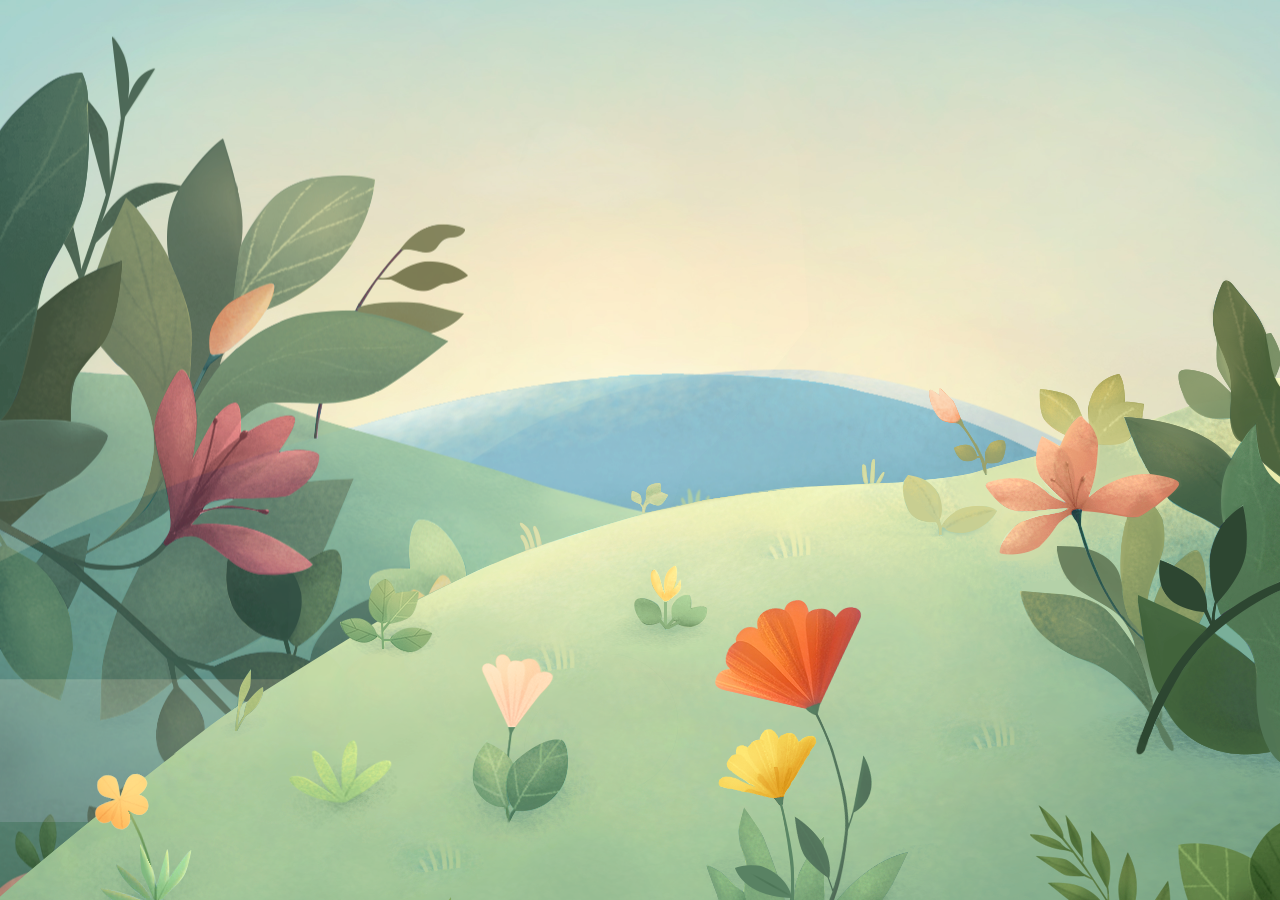
<file: Timelines/practice/index.html>
<!DOCTYPE html>
<html lang="ko">
<head>
    <meta charset="UTF-8">
    <title>Title</title>
    <link rel="stylesheet" href="css/reset.css">
    
    <link rel="stylesheet" href="css/style.css">

    

</head>


<body>


<section id="oneScroll" class="page-1">


    <div id="page-1" class="page on">
        <div class="bg"><img src="images/story/top/sky.jpg" alt=""/></div>
        <div class="cloud-big"><img src="images/story/top/cloud01.png" alt=""></div>
        <div class="cloud-small"><img src="images/story/top/cloud02.png" alt=""></div>
        <div class="flower_left"><img src="images/story/top/flower_left.png" alt=""></div>
        <div class="flower_right"><img src="images/story/top/flower_right.png" alt=""></div>
        <div class="bug"><img src="images/story/top/bug.png" alt=""></div>
        <div class="blue02"><img src="images/story/top/blue02.png" alt=""></div>
        <div class="blue01"><img src="images/story/top/blue01.png" alt=""></div>
        <div class="green_left"><img src="images/story/top/green_left.png" alt=""></div>
        <div class="cat"><img src="images/story/top/cat.png" alt=""></div>
        <div class="grass01"><img src="images/story/top/grass01.png" alt=""></div>
        <div class="grass02"><img src="images/story/top/grass02.png" alt=""></div>
        <div class="green_right"><img src="images/story/top/green_right.png" alt=""></div>
        
        <div class="main_title">
            <h2 class="text"><img src="images/story/top/title_main.png" alt=""/></h2>
            <div class="explore"><img src="images/story/top/explore.png" alt=""></div>
        </div>
    </div>



</section>


<script src="https://cdnjs.cloudflare.com/ajax/libs/gsap/3.10.4/gsap.min.js"></script>

<!-- <script src="js/main-complete.js"></script> -->
<script src="js/main-start.js"></script>


</body>

</html>
</file>
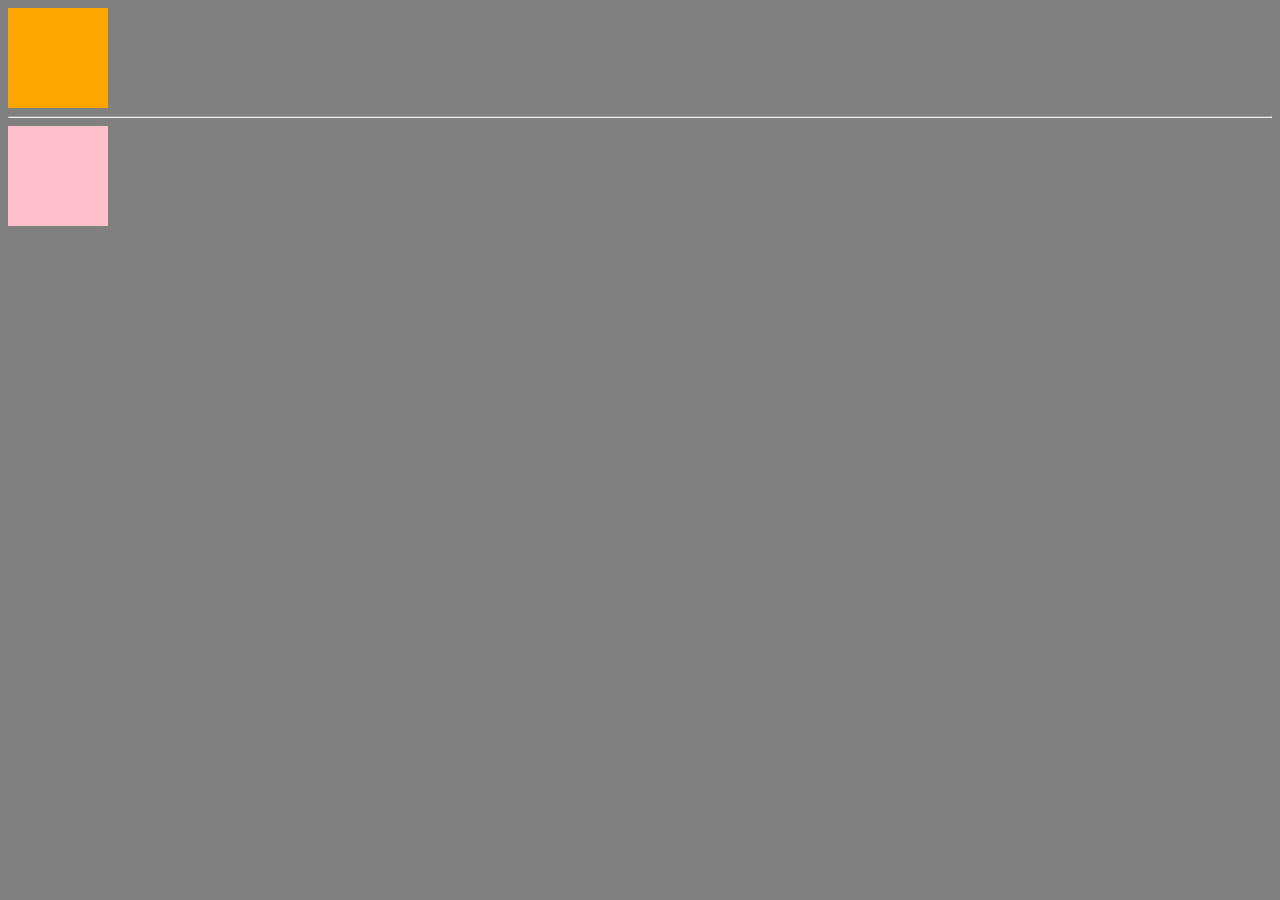
<file: basic/basic.html>
<!DOCTYPE html>
<html lang="ko">
<head>
    <meta charset="UTF-8">
    <meta name="viewport" content="width=device-width, initial-scale=1.0">
    <title>GSAP PART1</title>
    <style>
        body{
            background: gray;
        }
        .orange, .pink{
            width: 100px;
            height: 100px;
            background: orange;
        }
        .pink {background: pink;}
    </style>
    <script src="https://cdnjs.cloudflare.com/ajax/libs/gsap/3.12.4/gsap.min.js"></script>
</head>
<body>
    <div class="orange"></div>
    <hr>
    <div class="pink"></div>
    <script>
        /**
         * rotation 회전
         * duartion 재생시간
         * ★ percent를 사용하려면 x: '300%'보다는 xPercent: 300을 권장함
         **/
        // gsap.fromTo('.orange',
        //     {x: 300, y: 300, scale: 3, rotation: 360, duration: 3, backgroundColor: 'pink'},
        //     {x: 100, y: 100, scale: 0.5, rotation: 0, duration: 5, backgroundColor: 'blue'},
        // )

        /**
         * delay 지연시간
         * repeat 몇 번 반복할지 <-1로 할 경우 무한 반복>
         * repeatDelay repeat할 때 지연시간
         * yoyo: true로 설정 시 애니메이션이 앞 뒤로 재생
         **/
        // gsap.to('.orange', {x: 300, repeat: -1, repeatDelay: 1, yoyo: true})

        /**
         * ease 애니메이션이 재생될 때 변경 속도 제어
         * ease: "bounce"
         * https://gsap.com/docs/v3/Eases/
         **/
        // gsap.to('.orange', {duration: 3, x: 600});
        // gsap.to('.pink', {duration: 3, x: 600, ease: "power3.inOut"}); // 문자열 대신 Power3.easeInOut
    </script>
</body>
</html>
</file>
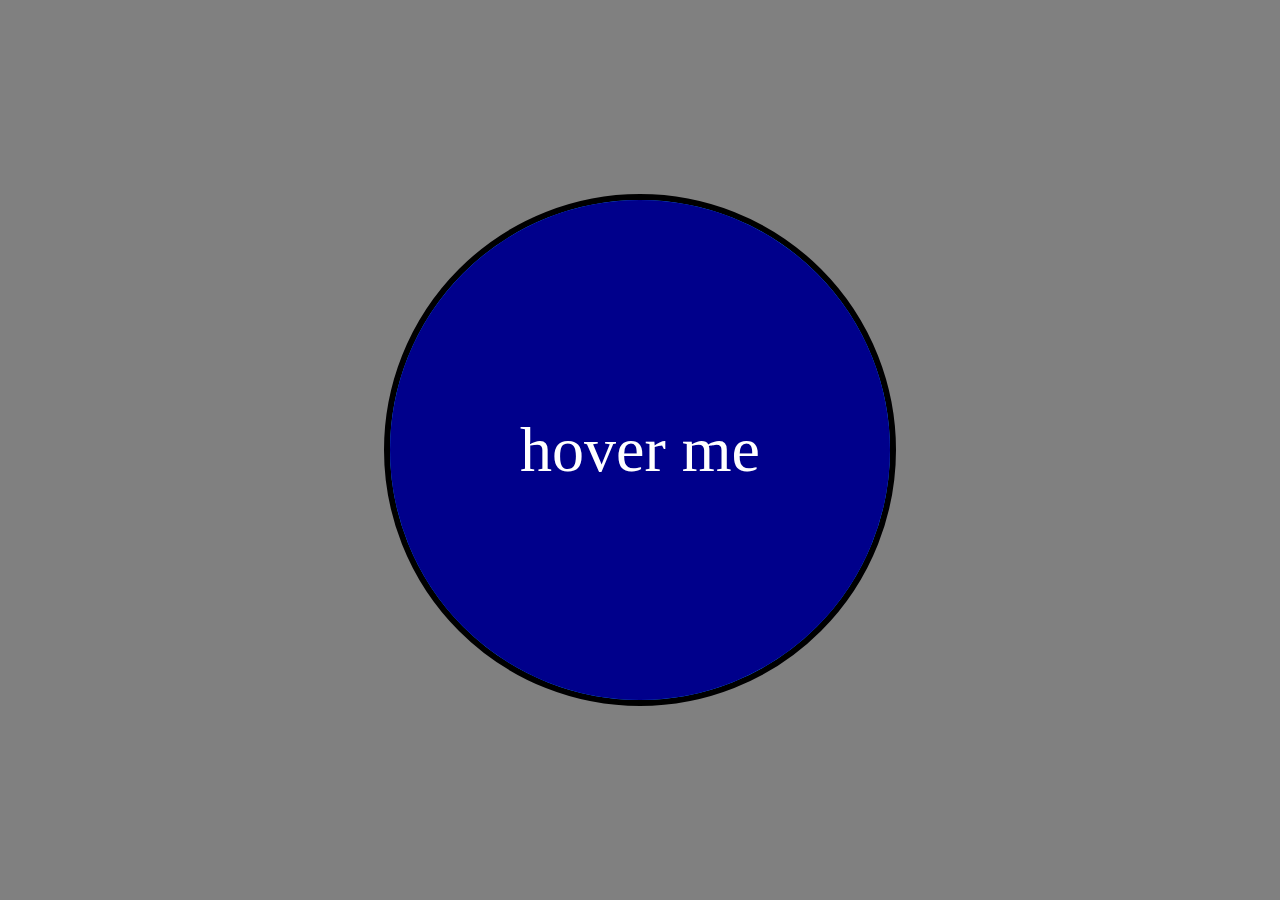
<file: basic/basic_fromBug.html>
<!DOCTYPE html>
<html lang="ko">
<head>
    <meta charset="UTF-8">
    <meta name="viewport" content="width=device-width, initial-scale=1.0">
    <style>
        body{
            background: gray;
        }
        .circle{
            position: absolute;
            left: 50%;
            top: 50%;
            transform: translate(-50%,-50%);
            width: 40vw;
            height: 40vw;
            border-radius: 50%;
            background: dodgerblue;
            display: flex;
            justify-content: center;
            align-items: center;
            box-sizing: border-box;
            border: 6px solid black;
            overflow: hidden;
        }
        .bg{
            position: absolute;
            left: 50%;
            top: 50%;
            transform: translate(-50%,-50%);
            width: 40vw;
            height: 40vw;
            border-radius: 50%;
            background: darkblue;
        }
        .circle span{
            color: #fff;
            font-size: 5vw;
            position:relative;
            z-index: 100;
        }
    </style>
    <title>GSAP PART1</title>
    <script src="https://cdnjs.cloudflare.com/ajax/libs/gsap/3.12.4/gsap.min.js"></script>
</head>
<body>
    <div class="circle">
        <div class="bg"></div>
        <span>hover me</span>
    </div>
    <script>
        /**
         * from의 문제점
         * 아래 스크립트를 실행했을 때 마우스를 빠르게 hover할 경우 원의 크기가 작아짐 =>
         * from이 초기값을 점점 작아지는 값으로 인식하는 버그 발생 => fromTo를 사용
         * https://gsap.com/docs/v3/GSAP/gsap.getProperty()/
         **/
        const circle = document.querySelector(".circle")
        const bg = document.querySelector(".bg")

        // getProperty 해당 아이템의 값을 확인 할 수 있는 기능 
        let getter = gsap.getProperty(bg);
        let x = getter('width', 'vw')

        console.log(x)

        circle.addEventListener('mouseenter', () => {
            gsap.fromTo(bg, {scale: 0}, {scale: 1});
        })

    </script>
</body>
</html>
</file>
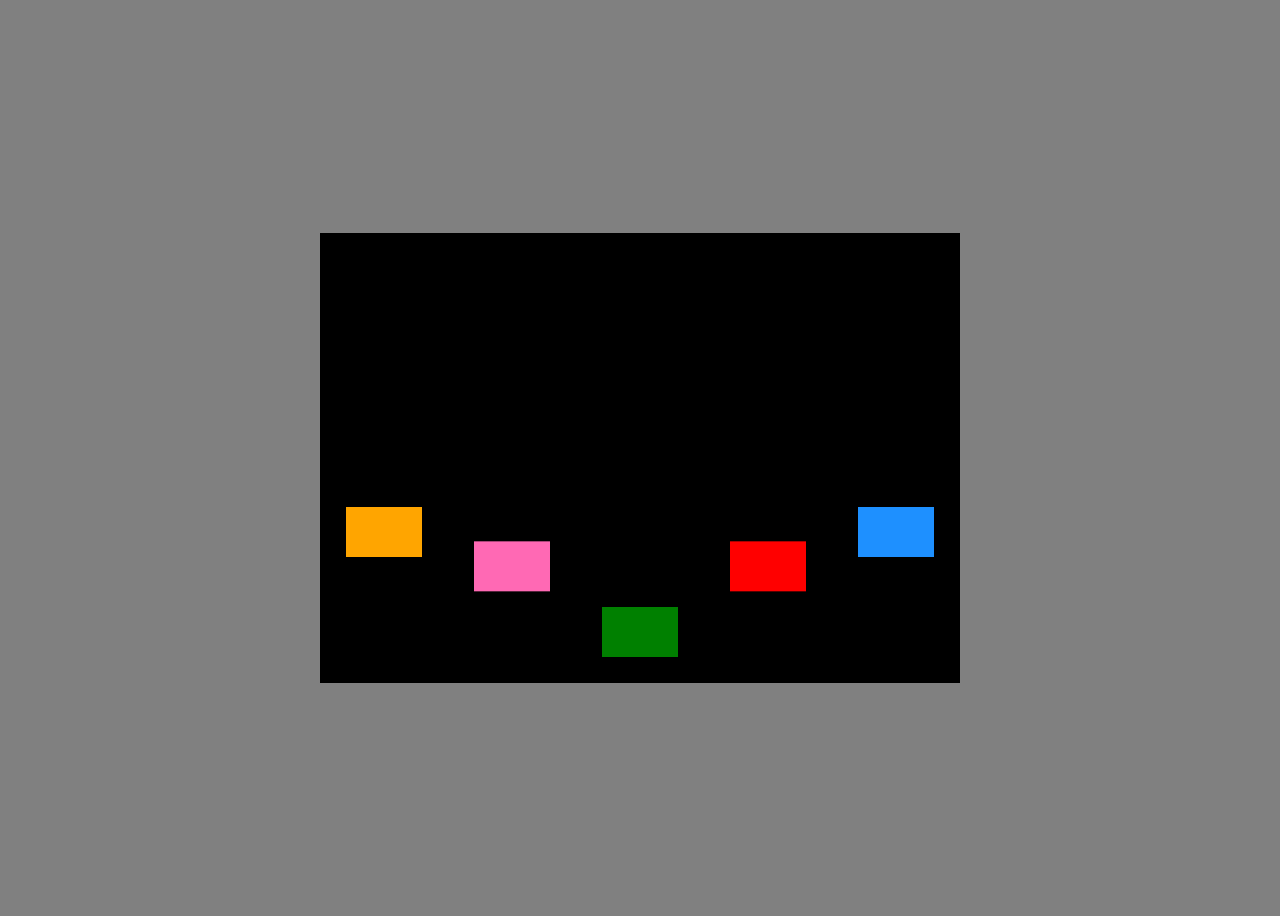
<file: basic/basic_stagger.html>
<!DOCTYPE html>
<html lang="ko">
<head>
    <meta charset="UTF-8">
    <meta name="viewport" content="width=device-width, initial-scale=1.0">
    <title>GSAP PART1</title>
    <style>
        body{
            background: gray;
            display:flex;
            justify-content: center;
            align-items: center;
            height:100vh;
        }
        .stage{
            width: 50vw;
            height: 50vh;
            display:flex;
            justify-content: space-between;
            align-items: flex-end;
            background: black;
        }
        .box{
            width: 100px;
            min-width:30px;
            height: 50px;
            margin: 2vw;
        }
        .orange{ 
            background: orange;
        }
        .pink{
            background: hotpink;
        }
        .green{
            background: green;
        }
        .red{
            background: red;
        }
        .blue{
            background: dodgerblue;
        }
    </style>
    <script src="https://cdnjs.cloudflare.com/ajax/libs/gsap/3.12.4/gsap.min.js"></script>
</head>
<body>
    <div class="stage">
        <div class="orange box"></div>
        <div class="pink box"></div>
        <div class="green box"></div>
        <div class="red box"></div>
        <div class="blue box"></div>
    </div>
    <script>

        /**
         * stagger 단일 트윈에서 여러 대상의 시작 시간을 오프셋 설정
         **/
        gsap.to('.stage .box', {y: -100, stagger: {
            // each: 0.2    각각 .2초씩 delay
            amount: 1,     // 모든 애니메이션이 1초안에 stagger실행
            from: "edges"
            /**
             * end: 뒤에서부터 실행
             * center: 가운데에서부터 실행
             * edges: 양 옆에서부터 실행
             **/
        }})
    </script>
</body>
</html>
</file>
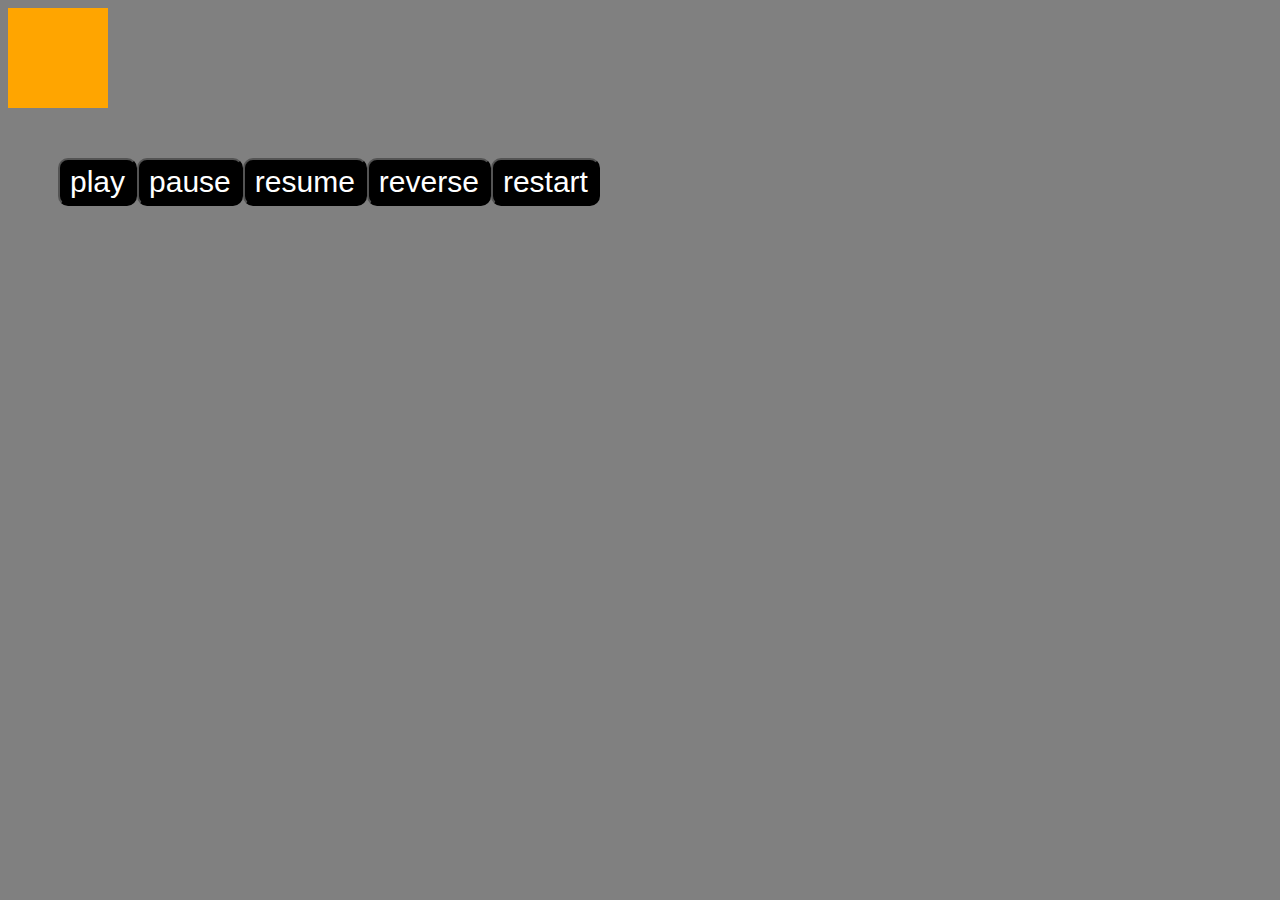
<file: basic/basic_tweenControl.html>
<!DOCTYPE html>
<html lang="ko">
<head>
    <meta charset="UTF-8">
    <meta name="viewport" content="width=device-width, initial-scale=1.0">
    <title>GSAP PART1</title>
    <style>
        body{
            background: gray;
        }
        .orange{
            width: 100px;
            height: 100px;
            background: orange;
        }
        #controller{
            display:flex;
            margin: 50px;
        }
        #controller > button{
            background: black;
            padding: 5px 10px;
            color: #fff;
            font-size: 30px;
            border-radius: 10px;
            cursor:pointer;
        }
        #controller button:focus {
            outline:none;
            background: white;
            color: black;
        }
    </style>
    <script src="https://cdnjs.cloudflare.com/ajax/libs/gsap/3.12.4/gsap.min.js"></script>
</head>
<body>
    <div class="orange"></div>
    <div id="controller">
        <button class="play">play</button>
        <button class="pause">pause</button>    
        <button class="resume">resume</button>    
        <button class="reverse">reverse</button>
        <button class="restart">restart</button>
    </div>
    <script>
        document.addEventListener('click', function (event) {
        if (event.target.matches('button')) {
            event.target.focus()
        }
            
        })  
        let tween = gsap.to('.orange', {x: 500, duration: 5, paused: true});
        
        document.querySelector('.play').addEventListener('click', () => {tween.play()})
        document.querySelector('.pause').addEventListener('click', () => {tween.pause()})
        document.querySelector('.resume').addEventListener('click', () => {tween.resume()})
        document.querySelector('.reverse').addEventListener('click', () => {tween.reverse()})
        document.querySelector('.restart').addEventListener('click', () => {tween.restart()})
    </script>
</body>
</html>
</file>
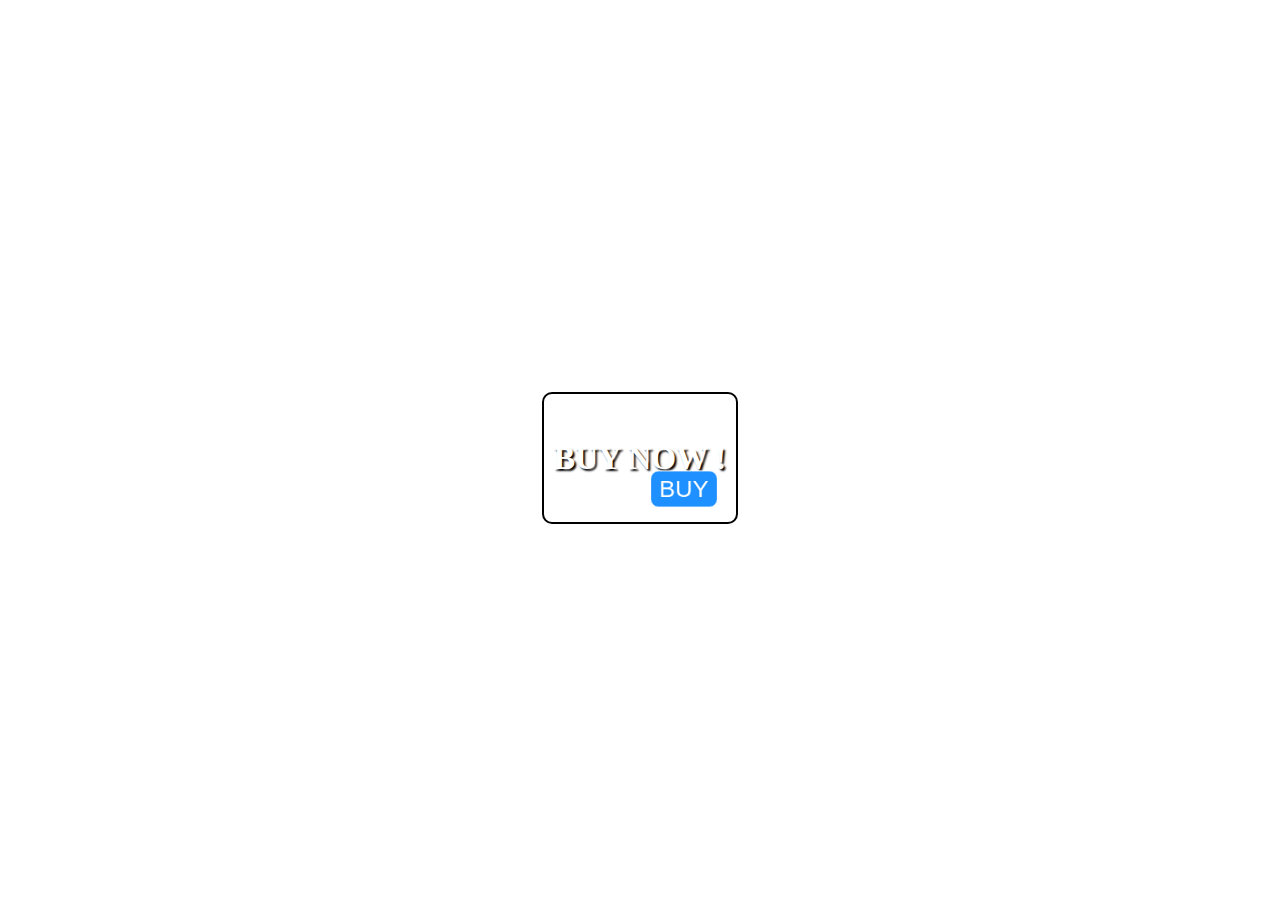
<file: button/hoverPulse.html>
<!DOCTYPE html>
<html lang="ko">
<head>
    <meta charset="UTF-8">
    <meta name="viewport" content="width=device-width, initial-scale=1.0">
    <title>GSAP PART1</title>
    <style>
        body{
            height: 100vh;
            display:flex;
            justify-content: center;
            align-items: center;
        }
        .card{
            width: 15vw;
            height: 10vw;
            border: 2px solid black;
            border-radius: 10px;
            position: relative;
            background: url(https://picsum.photos/500/500) center no-repeat;
            background-size:cover;
            display:flex;
            justify-content: center;
            align-items: center;
        }
        h1{
            color: white;
            text-shadow: 2px 2px 2px #000;
        }
        .card > button{
            font-size:30px;
            background: dodgerblue;
            padding: 5px 10px;
            border-radius: 10px;
            color: white;
            position: absolute;
            right: 10px;
            bottom: 10px;
            border: 1px solid #fff;
            transform: scale(0.8);
            will-change: transform;
        }
    </style>
    <script src="https://cdnjs.cloudflare.com/ajax/libs/gsap/3.12.4/gsap.min.js"></script>
</head>
<body>
    <div class="card">
        <h1>BUY NOW ! </h1>
        <button class="button">BUY</button>
    </div>
    <script>
        const button = document.querySelector('.button');

        let pulse = gsap.to(button, {scale: 1, duration: .4, repeat: -1, yoyo: true, paused: true});

        button.addEventListener('mouseenter', () => { pulse.restart(); })
        button.addEventListener('mouseleave', () => { 
            pulse.pause();
            gsap.to(button, {scale: .8, duration: .4});
        })
    </script>
</body>
</html>
</file>
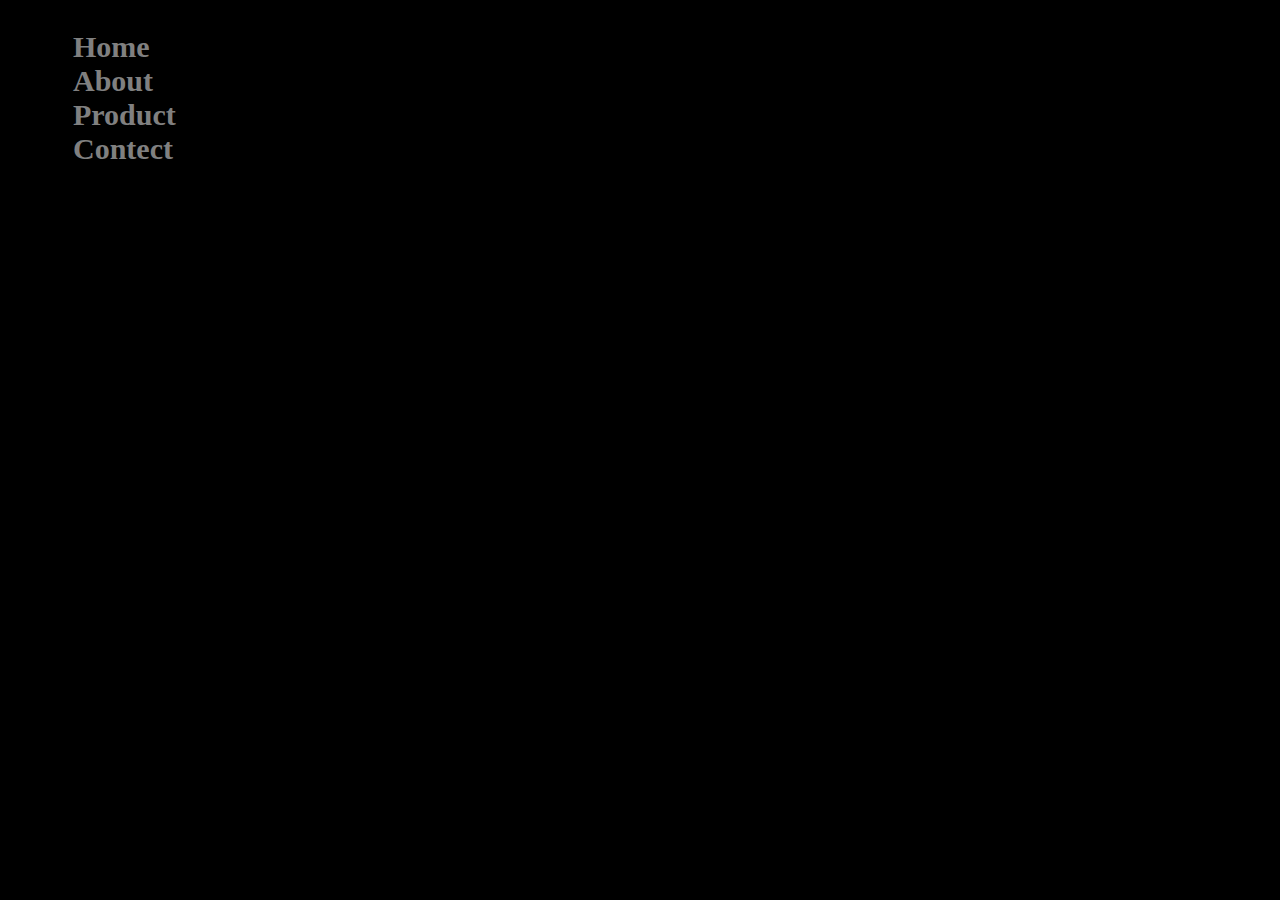
<file: button/menu.html>
<!DOCTYPE html>
<html lang="ko">
<head>
    <meta charset="UTF-8">
    <meta name="viewport" content="width=device-width, initial-scale=1.0">
    <title>GSAP PART1</title>
    <style>
        body{
            background: black;
            font-weight: bold;
        }
        ul{
            font-size: 30px;
            color: gray;
        }
        li{
            display: flex;
            align-items: center;
            cursor: pointer;
        }
        .dash{
            width: 15px;
            height: 4px;
            background: #3e3e3e;
            margin-right: 10px;
            opacity:0;
        }
    </style>
    <script src="https://cdnjs.cloudflare.com/ajax/libs/gsap/3.12.4/gsap.min.js"></script>
</head>
<body>
    <ul>
        <li class="item">
            <div class="dash"></div>
            <div class="text">Home</div>
        </li>
        <li class="item">
            <div class="dash"></div>
            <div class="text">About</div>
        </li>
        <li class="item">
            <div class="dash"></div>
            <div class="text">Product</div>
        </li>
        <li class="item">
            <div class="dash"></div>
            <div class="text">Contect</div>
        </li>
    </ul>
    <script>
        const items = document.querySelectorAll('.item');
        
        // gsap의 모든 tween의 default값을 설정해주는 메서드
        gsap.defaults({duration: 0.3})

        items.forEach((elem) => {
            const tl = gsap.timeline({paused: true});
            tl.to(elem.querySelector('.dash'), {opacity: 1, x: -5, backgroundColor: 'yellow'})
              .to(elem.querySelector('.text'), {x:5, color: '#fff'}, '<');
            elem.addEventListener('mouseenter', () => { tl.play() });
            elem.addEventListener('mouseleave', () => { tl.reverse() });
        })
    </script>
</body>
</html>
</file>
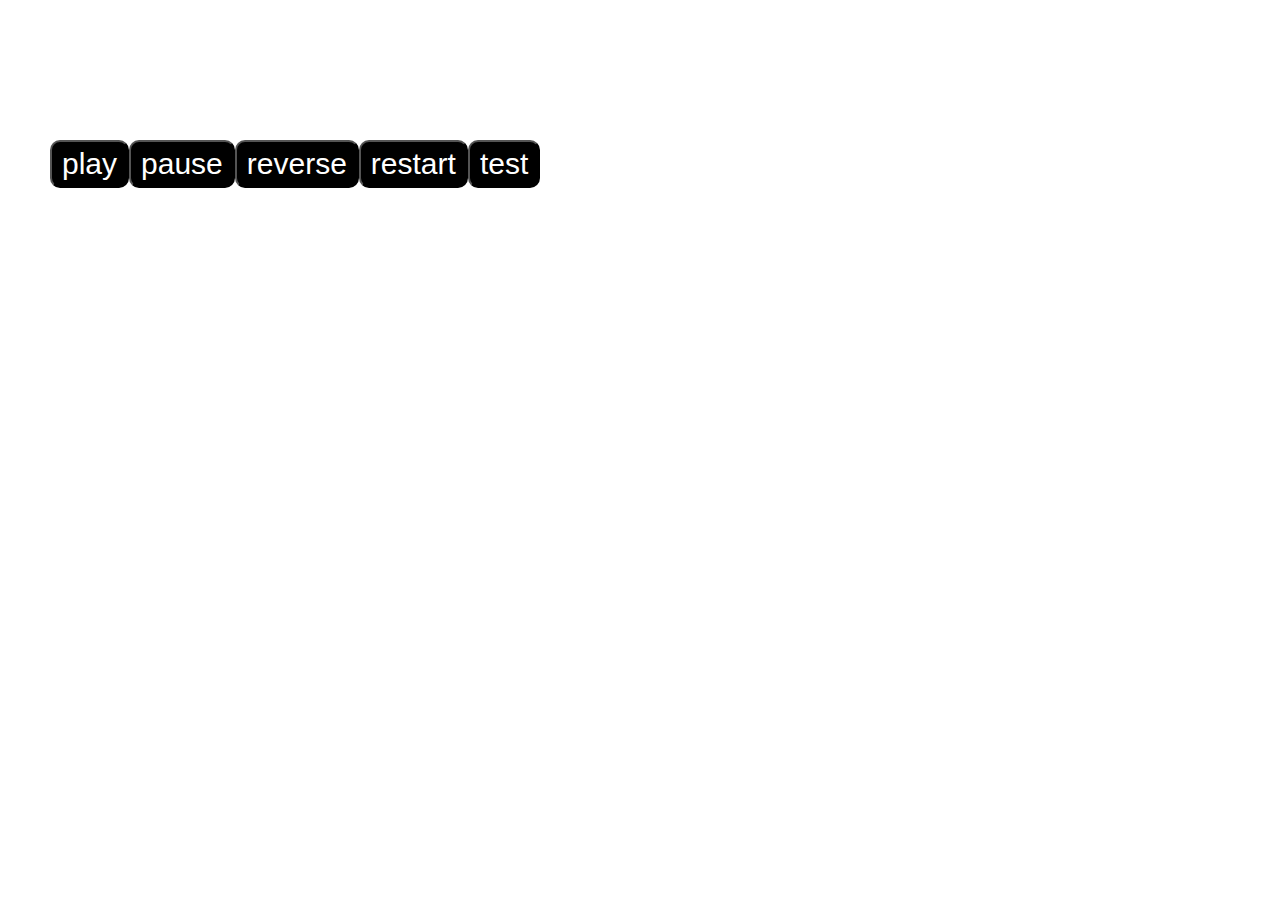
<file: Timelines/definition.html>
<!DOCTYPE html>
<html lang="ko">
<head>
    <meta charset="UTF-8">
    <meta name="viewport" content="width=device-width, initial-scale=1.0">
    <title>GSAP PART1</title>
    <style>
        body{
            display:flex;
            justify-content: center;
        }
        svg{
            transform:scale(0.6)
        }
        #controller{
          display:flex;
          margin: 50px;
          position: absolute;
          left: 0;
          top:10vh;
        }
        #controller > button{
          background: black;
          padding: 5px 10px;
          color: #fff;
          font-size: 30px;
          border-radius: 10px;
          cursor:pointer;
        }
        #controller button:focus {
          outline:none;
          background: white;
          color: black;
        }
    </style>
    <script src="https://cdnjs.cloudflare.com/ajax/libs/gsap/3.12.4/gsap.min.js"></script>
</head>
<body>
  <svg xmlns="http://www.w3.org/2000/svg" data-name="Layer 1" width="887.77227" height="772.83071" viewBox="0 0 887.77227 772.83071" xmlns:xlink="http://www.w3.org/1999/xlink">
      <g class="land">
        <polygon points="887.772 763.25 252.263 772.831 0 728.121 393.817 728.121 887.772 763.25" fill="#e6e6e6"/>
      </g>
      <g class="sun">
        <circle cx="731.82227" cy="101.66024" r="101.66024" fill="#ff6584"/>
      </g>
      <g class="gress">
        <path d="M335.9542,797.01953s1.487-31.15875,31.97119-27.537" transform="translate(-156.11386 -63.58465)" fill="#3f3d56"/>
        <circle cx="171.2269" cy="688.52637" r="15.25711" fill="#6c63ff"/>
        <rect x="168.74434" y="714.21843" width="4.30672" height="30.14703" fill="#3f3d56"/>
      </g>
      <g class="gress">
        <path d="M838.40061,802.34205s1.487-31.15874,31.97119-27.537" transform="translate(-156.11386 -63.58465)" fill="#3f3d56"/>
        <circle cx="673.67331" cy="693.8489" r="15.25711" fill="#6c63ff"/>
        <rect x="671.19075" y="719.54095" width="4.30672" height="30.14703" fill="#3f3d56"/>
      </g>
      <g class="gress">
        <path d="M911.85146,807.66458s1.487-31.15874,31.9712-27.537" transform="translate(-156.11386 -63.58465)" fill="#3f3d56"/>
        <circle cx="747.12416" cy="699.17142" r="15.25711" fill="#6c63ff"/>
        <rect x="744.64161" y="724.86348" width="4.30672" height="30.14703" fill="#3f3d56"/>
      </g>
      <g class="gress">
        <path d="M456.24328,782.11645s1.487-31.15874,31.97119-27.53695" transform="translate(-156.11386 -63.58465)" fill="#3f3d56"/>
        <circle cx="291.51598" cy="673.6233" r="15.25711" fill="#6c63ff"/>
        <rect x="289.03342" y="699.31536" width="4.30672" height="30.14703" fill="#3f3d56"/>
      </g>
      <g class="gress">
        <path d="M229.50369,787.439s1.487-31.15874,31.97119-27.537" transform="translate(-156.11386 -63.58465)" fill="#3f3d56"/>
        <circle cx="64.77639" cy="678.94583" r="15.25711" fill="#6c63ff"/>
        <rect x="62.29383" y="704.63788" width="4.30672" height="30.14703" fill="#3f3d56"/>
      </g>
      <g class="bird">
        <circle cx="442.27688" cy="503.48191" r="166.22823" fill="#3f3d56"/>
      <path d="M493.73979,580.41025a43.98767,43.98767,0,0,1,67.51907,0,48.89067,48.89067,0,1,0-67.51907,0Z" transform="translate(-156.11386 -63.58465)" fill="#fff"/>
      <path d="M625.74457,580.41025a43.98759,43.98759,0,0,1,67.519,0,48.89064,48.89064,0,1,0-67.519,0Z" transform="translate(-156.11386 -63.58465)" fill="#fff"/>
      <circle class="eye-left" cx="354.70738" cy="464.81392" r="16.81788" fill="#3f3d56"/>
      <circle class="eye-right" cx="486.70738" cy="464.81392" r="16.81788" fill="#3f3d56"/>
      <circle cx="322.49478" cy="545.03897" r="19.55626" fill="#ff6584"/>
      <circle cx="547.39179" cy="545.03897" r="19.55626" fill="#ff6584"/>
      <polygon class="mouse" points="434.943 505.926 420.276 569.484 444.721 545.039 434.943 505.926" fill="#ff6584"/>
      <polygon points="510.307 750.38 493.655 736.404 494.043 750.38 488.871 750.38 488.458 735.602 465.975 750.38 456.563 750.38 488.29 729.526 487.061 685.737 486.143 652.666 491.302 652.524 492.233 685.737 493.461 729.487 518.348 750.38 510.307 750.38" fill="#3f3d56"/>
      <polygon points="432.076 750.38 415.424 736.404 415.812 750.38 410.654 750.38 410.24 735.602 387.757 750.38 378.345 750.38 410.059 729.526 408.831 685.737 407.913 652.666 413.084 652.524 414.015 685.737 415.23 729.487 440.118 750.38 432.076 750.38" fill="#3f3d56"/>
      <path d="M600.83528,388.61566c-4.56112,0-8.58481,3.543-11.27493,8.985-2.37112-8.18315-7.3527-13.874-13.1704-13.874a8.84714,8.84714,0,0,0-1.17422.19724c-2.23625-8.737-7.43356-14.86444-13.493-14.86444-8.1005,0-14.6672,10.9446-14.6672,24.44533s6.5667,24.44533,14.6672,24.44533a8.84716,8.84716,0,0,0,1.17422-.19725c2.23625,8.737,7.43356,14.86444,13.493,14.86444,4.56112,0,8.58481-3.543,11.27493-8.985,2.37113,8.18316,7.3527,13.874,13.1704,13.874,8.1005,0,14.6672-10.9446,14.6672-24.44533S608.93578,388.61566,600.83528,388.61566Z" transform="translate(-156.11386 -63.58465)" fill="#3f3d56"/>
      <path d="M393.47351,507.83307h0a48.89061,48.89061,0,0,1,48.89061,48.89061v24.44543a48.89061,48.89061,0,0,1-48.89061,48.89061h0a0,0,0,0,1,0,0V507.83307A0,0,0,0,1,393.47351,507.83307Z" transform="translate(679.72382 1074.30814) rotate(180)" fill="#6c63ff"/>
      <path d="M598.30346,444.24843h0A48.89061,48.89061,0,0,1,647.19412,493.139v24.44543a48.89061,48.89061,0,0,1-48.89061,48.89061h0a0,0,0,0,1,0,0V444.24843A0,0,0,0,1,598.30346,444.24843Z" fill="#6c63ff"/>
      <path d="M780.03662,560.56514H772.2795c0-98.37742-80.03569-178.41374-178.41374-178.41374-98.37742,0-178.41374,80.03632-178.41374,178.41374H407.6949c0-102.655,83.51592-186.17086,186.17086-186.17086C696.52134,374.39428,780.03662,457.91019,780.03662,560.56514Z" transform="translate(-156.11386 -63.58465)" fill="#6c63ff"/>
      </g>
      <g class="music">
        <polygon points="131.69 367.997 131.69 367.997 131.69 367.997 131.69 367.997" fill="#3f3d56"/>
      <path d="M327.66117,411.058l.00139-.0029-3.64431-1.51771-15.37654-6.50027-5.51164-2.32988-.423,1.06789h0l-7.40381,18.694L316.14,429.28836l.1094.09906-1.40416,3.31082a5.86169,5.86169,0,0,0-.4899.95547c-.98358,2.48353.87418,4.95394,2.63035,5.6494s3.9773-.75381,4.96087-3.23734c.97022-2.44974.02206-5.5618-1.68937-6.31373l.00151-.0029-3.64431-1.51771-12.46676-4.84631,7.12325-17.98534-1.0558-.41806-7.12577,17.992-1.54154-.59929,7.15363-18.06223.18843.07978,14.6541,6.20232.10928.09906-1.404,3.31082a5.85137,5.85137,0,0,0-.48989.95547c-.98371,2.48353.87405,4.95394,2.63022,5.6494s3.9773-.75381,4.96087-3.23734C330.32064,414.922,329.37248,411.80993,327.66117,411.058Z" transform="translate(-156.11386 -63.58465)" fill="#3f3d56"/>
      <path d="M399.78108,456.95208c-7.564-4.32464-6.05044-13.815-6.05044-13.815-.19032-6.16526-5.284-5.29259-5.284-5.29259l-1.85385.4231a5.62911,5.62911,0,0,0-2.75664-.50981l-2.82.47452c6.42137,1.50877,5.89378,6.88051,5.89378,6.88051l.89964,6.281-16.82582-6.78775,1.93187-4.555a8.12868,8.12868,0,0,0,.68046-1.32715c1.3661-3.44946-1.21409-6.88051-3.65325-7.84645-2.43916-.96618-5.524,1.0471-6.89022,4.49643-1.34744,3.40232-.0305,7.7247,2.3464,8.769l-.002.00415,5.06157,2.10782.03769-.11936Zm-8.54443-11.036.53956,6.012a13.8665,13.8665,0,0,1-2.52575-9.20675,5.82316,5.82316,0,0,0-1.12688-3.22524A6.83065,6.83065,0,0,1,391.23665,445.91606Z" transform="translate(-156.11386 -63.58465)" fill="#3f3d56"/>
      <path d="M271.4328,368.0405l.002-.004-5.06157-2.10794-21.1545-8.22341,5.33923-4.75027a6.74419,6.74419,0,0,1,9.21683-1.5099l-1.65686-2.46248s-3.11483-4.12374-7.475.23935c0,0-5.39481,7.95307-13.86878,5.92579l28.94032,12.249.15187.13763-1.95014,4.59827a8.12429,8.12429,0,0,0-.68047,1.32715c-1.36609,3.44933,1.2141,6.88038,3.65326,7.84644s5.524-1.0471,6.89022-4.49643C275.12664,373.40733,273.8097,369.085,271.4328,368.0405Z" transform="translate(-156.11386 -63.58465)" fill="#3f3d56"/>
      <path d="M348.87976,341.126l-1.95027,4.59826a8.13218,8.13218,0,0,0-.68034,1.32715c-1.36622,3.44933,1.214,6.88039,3.65313,7.84645s5.52412-1.0471,6.89022-4.49643c1.34756-3.40232.03062-7.7247-2.34627-8.76915l.002-.004-5.06157-2.10794-17.31509-6.73091,9.89338-24.97992-1.46629-.58077-9.89716,24.98925-2.141-.83221,9.9356-25.0868.26178.11078,20.353,8.61438.152.13763L357.2127,319.76a8.13743,8.13743,0,0,0-.68034,1.32715c-1.36622,3.44946,1.214,6.88051,3.65313,7.84657s5.52412-1.0471,6.89022-4.49656c1.34756-3.40231.03062-7.72469-2.34628-8.769l.002-.00416-5.06157-2.10781L338.98511,304.812h0l-.00088-.00038-.67088-.28358-7.65513-3.23608-10.87066,27.44744,28.9402,12.249Zm-18.809-38.35074Z" transform="translate(-156.11386 -63.58465)" fill="#3f3d56"/>
      <path d="M257.16744,200.55646l.00353-.00706-8.71319-3.62856-36.41622-14.15627,9.19111-8.17728s6.11371-8.4828,15.86619-2.5991l-2.852-4.23907s-5.36217-7.09893-12.86781.41189c0,0-9.2869,13.69082-23.87434,10.201l49.81893,21.08581.26152.237-3.35707,7.91563a14.00544,14.00544,0,0,0-1.17137,2.28464c-2.35169,5.9379,2.08991,11.84429,6.28877,13.50732s9.50936-1.80256,11.86117-7.74045C263.52617,209.795,261.25917,202.35435,257.16744,200.55646Z" transform="translate(-156.11386 -63.58465)" fill="#3f3d56"/>
      <path d="M283.90741,319.4701c-18.08491-10.33993-14.46594-33.03029-14.46594-33.03029-.455-14.7407-12.63376-12.65406-12.63376-12.65406l-4.43241,1.01143a13.4583,13.4583,0,0,0-6.59088-1.219l-6.7425,1.13469c15.353,3.60738,14.09161,16.45074,14.09161,16.45074l2.15092,15.0171-40.229-16.2288,4.61893-10.89082a19.45075,19.45075,0,0,0,1.627-3.17306c3.26633-8.24724-2.90271-16.45062-8.73461-18.76034s-13.20748,2.50356-16.47381,10.75068c-3.22184,8.13468-.07322,18.46919,5.60983,20.96607l-.00479.00983,12.10177,5.03977.09011-.28534Zm-20.429-26.3861,1.29451,14.42385c-7.59564-10.08294-6.04314-22.06233-6.04314-22.06233a13.925,13.925,0,0,0-2.69425-7.71121C264.76078,282.95569,263.47837,293.084,263.47837,293.084Z" transform="translate(-156.11386 -63.58465)" fill="#3f3d56"/>
      </g>
    </svg>
    <div id="controller">
      <button class="play">play</button>
      <button class="pause">pause</button>                           
      <button class="reverse">reverse</button>
      <button class="restart">restart</button>
      <button class="test">test</button>
    </div>
    <script>
      let tl = gsap.timeline({paused: true});
      tl.from('.sun', {duration: 3, opacity: 0, x: 50, y: 50});
      tl.from('.land', {duration: 1, opacity: 0}, '-=1.5');
      // 레이블링: 특정 지점에서 재생하고 싶을 때
      tl.add('test')
      tl.from('.gress', {duration: 1, opacity: 0, y: 100, stagger: {each: .2, from: "center"}});
      tl.from('.bird', {duration: 1, opacity: 0, y: 100}, '<');
      tl.from('.music', {duration: 1, opacity: 0, x:100, y: 100}, 3);
      tl.from('.eye-left, .eye-right', {duration: 1, x: 30, repeat: -1, yoyo: true}) // 선택자 두 개를 동시에 잡을 수 있다
      tl.to('.mouse', {transformOrigin: 'center center', scaleY: .2, repeat: -1, yoyo: true}, '<')

      const hasClass = (className) => {
        return event.target.classList.contains(className);
      }
      document.addEventListener('click', function (event) {
        if (event.target.matches('button')) { event.target.focus()}
          if(hasClass('play')){ tl.play() }
          if(hasClass('pause')){ tl.pause() }
          if(hasClass('reverse')){ tl.reverse() }
          if(hasClass('restart')){ tl.restart() }
          if(hasClass('test')){ tl.play('test') }
        })
    </script>
</body>
</html>
</file>
<file: Timelines/practice/css/style.css>
#oneScroll{
    width: 100vw;
    /*height: 100vh;*/
    height: 980px;
    position: fixed;
    left: 0;
    top: 0;
    z-index: 900;
    perspective: 1000px;
}



#oneScroll .page{
    width: 2880px;
    height: 1420px;
    /*width: 150vw;*/
    /*height: 150vh;*/
    position: absolute;
    left: 50%;
    top: 50%;
    margin: -710px 0 0 -1440px;
    transform: translateZ(-500px);
    opacity: 0;
    transform-style: preserve-3d;
}



#oneScroll .page.on{
    opacity: 1;
    z-index: 10;
    transform: translateZ(0px);
}



.page .bg{
    width: 100%;
    height: 100%;
    position: absolute;
    left: 50%;
    top:0;
    Transform: translate(-50%, 0)
}




.page01 .bg img{
    width: initial;
}



.page .bg img{
    width: 100%;
}










#page-1{
    background: darkseagreen;
    z-index: 10;
}


#oneScroll #page-1{
    width: 100vw;
    height: 100vh;
    position: absolute;
    left: 0;
    top: 0;
    margin: 0;
}


#page-1 .box{
    width: 100px;
    height: 100px;
    background: #fff;
    position: absolute;
    left: 0;
    top: 0;
}


#page-1 .bg{
    position: absolute;
    left: 50%;
    top: 50%;
    Transform: translate(-50%, -50%);
}


#page-1 .cloud-big{
    position: absolute;
    right: 300px;
    top: 230px;
}


#page-1 .cloud-small{
    position: absolute;
    right: 50px;
    top: 80px;
}



#page-1 .flower_left{
    position: absolute;
    left: 0;
    top: 0;
}


#page-1 .flower_right{
    position: absolute;
    right: 0;
    top: 82px;
    transform-origin: right bottom;
    animation: flower 15s infinite alternate;
}


@keyframes flower {
    to{
        transform:rotate(5deg);
    }
}

#page-1 .bug{
    position: absolute;
    right: 380px;
    top: 230px;
}


#page-1 .blue02{
    position: absolute;
    left: 300px;
    bottom: 250px;
}


#page-1 .blue01{
    position: absolute;
    right: 0;
    bottom: 230px;
}


#page-1 .green_left{
    position: absolute;
    left: 0;
    bottom: 0;

}



#page-1 .cat{
    position: absolute;
    left: 232px;
    bottom: 384px

}


#page-1 .grass01{
    position: absolute;
    left: 162px;
    top: 430px;

}


#page-1 .grass02{
    position: absolute;
    left: 520px;
    top: 730px;
}


#page-1 .green_right{
    position: absolute;
    right: 0;
    bottom: 0;
}



#page-1 .main_title{
    position: absolute;
    top: 120px; left: 50%;
    transform: translate(-50%, 0);
    text-align: center;;
}

#page-1 .main_title h2{
    margin-bottom:50px;
}
</file>
